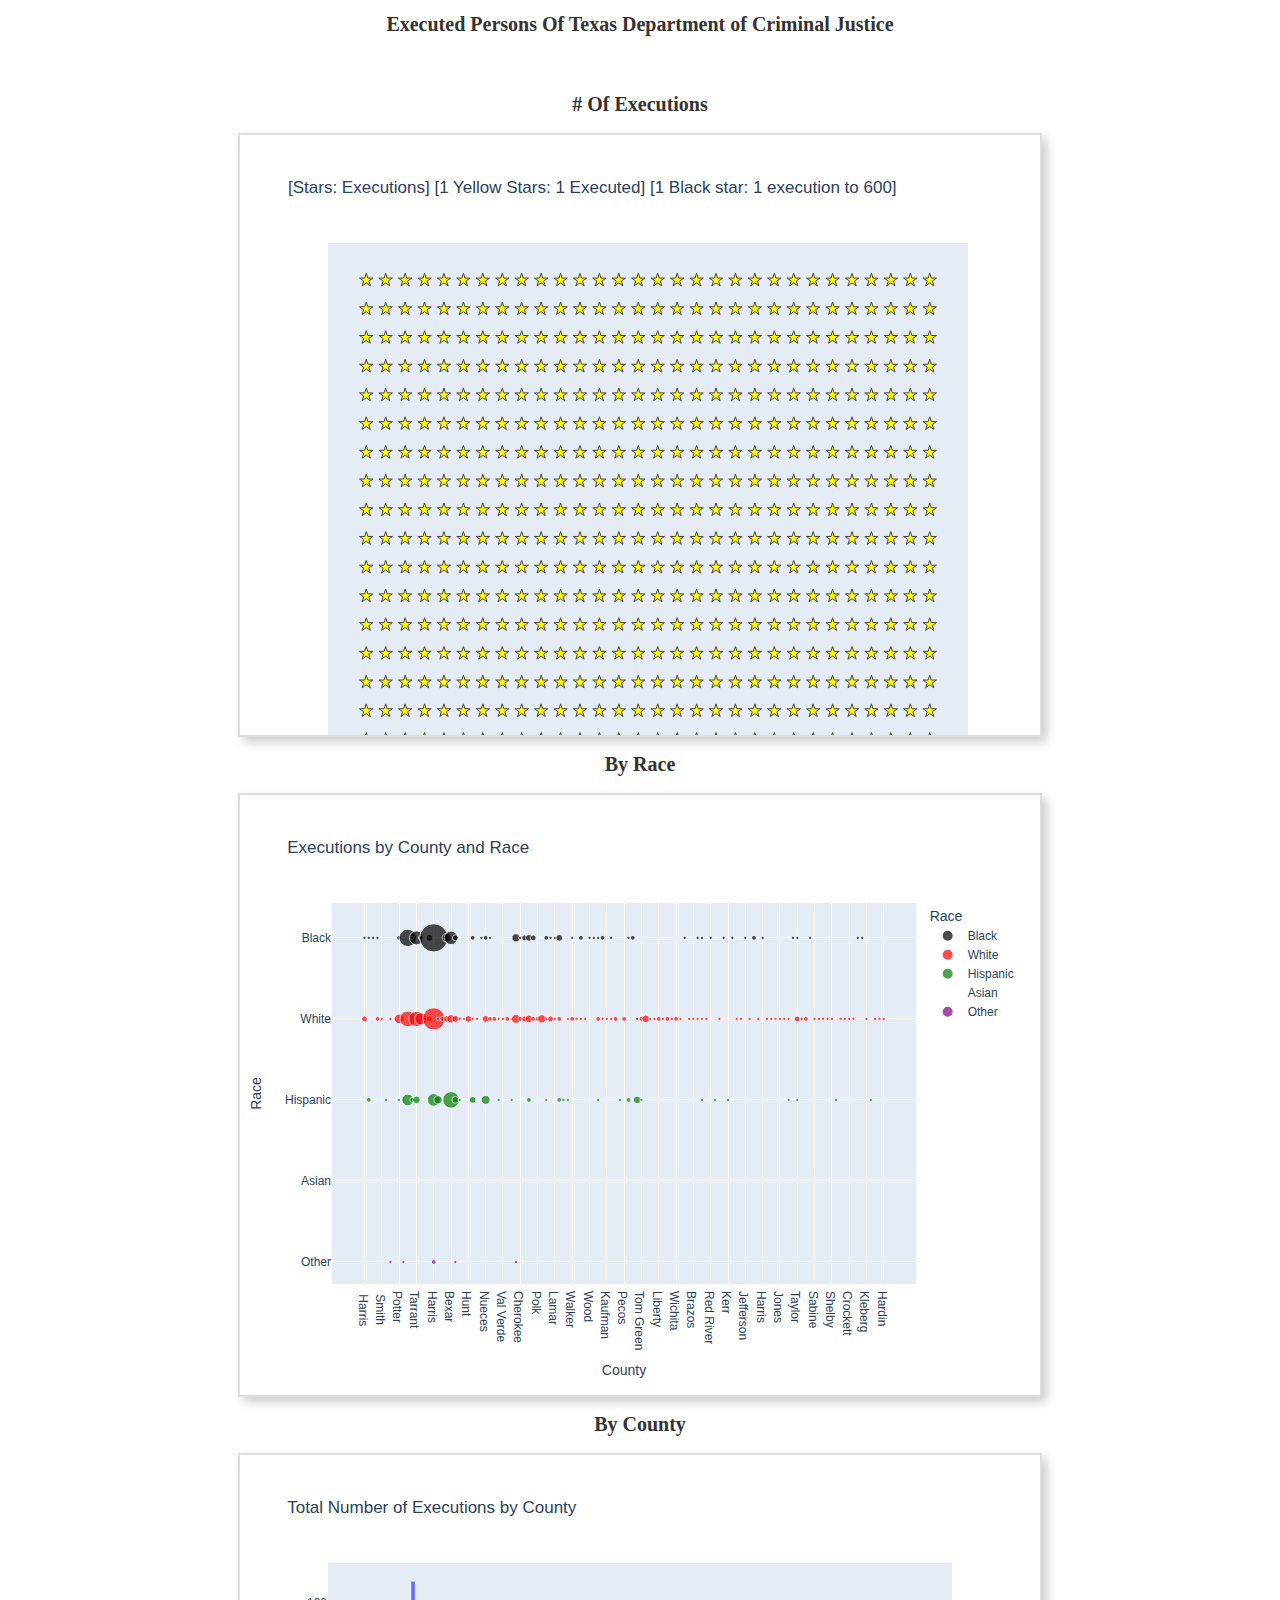
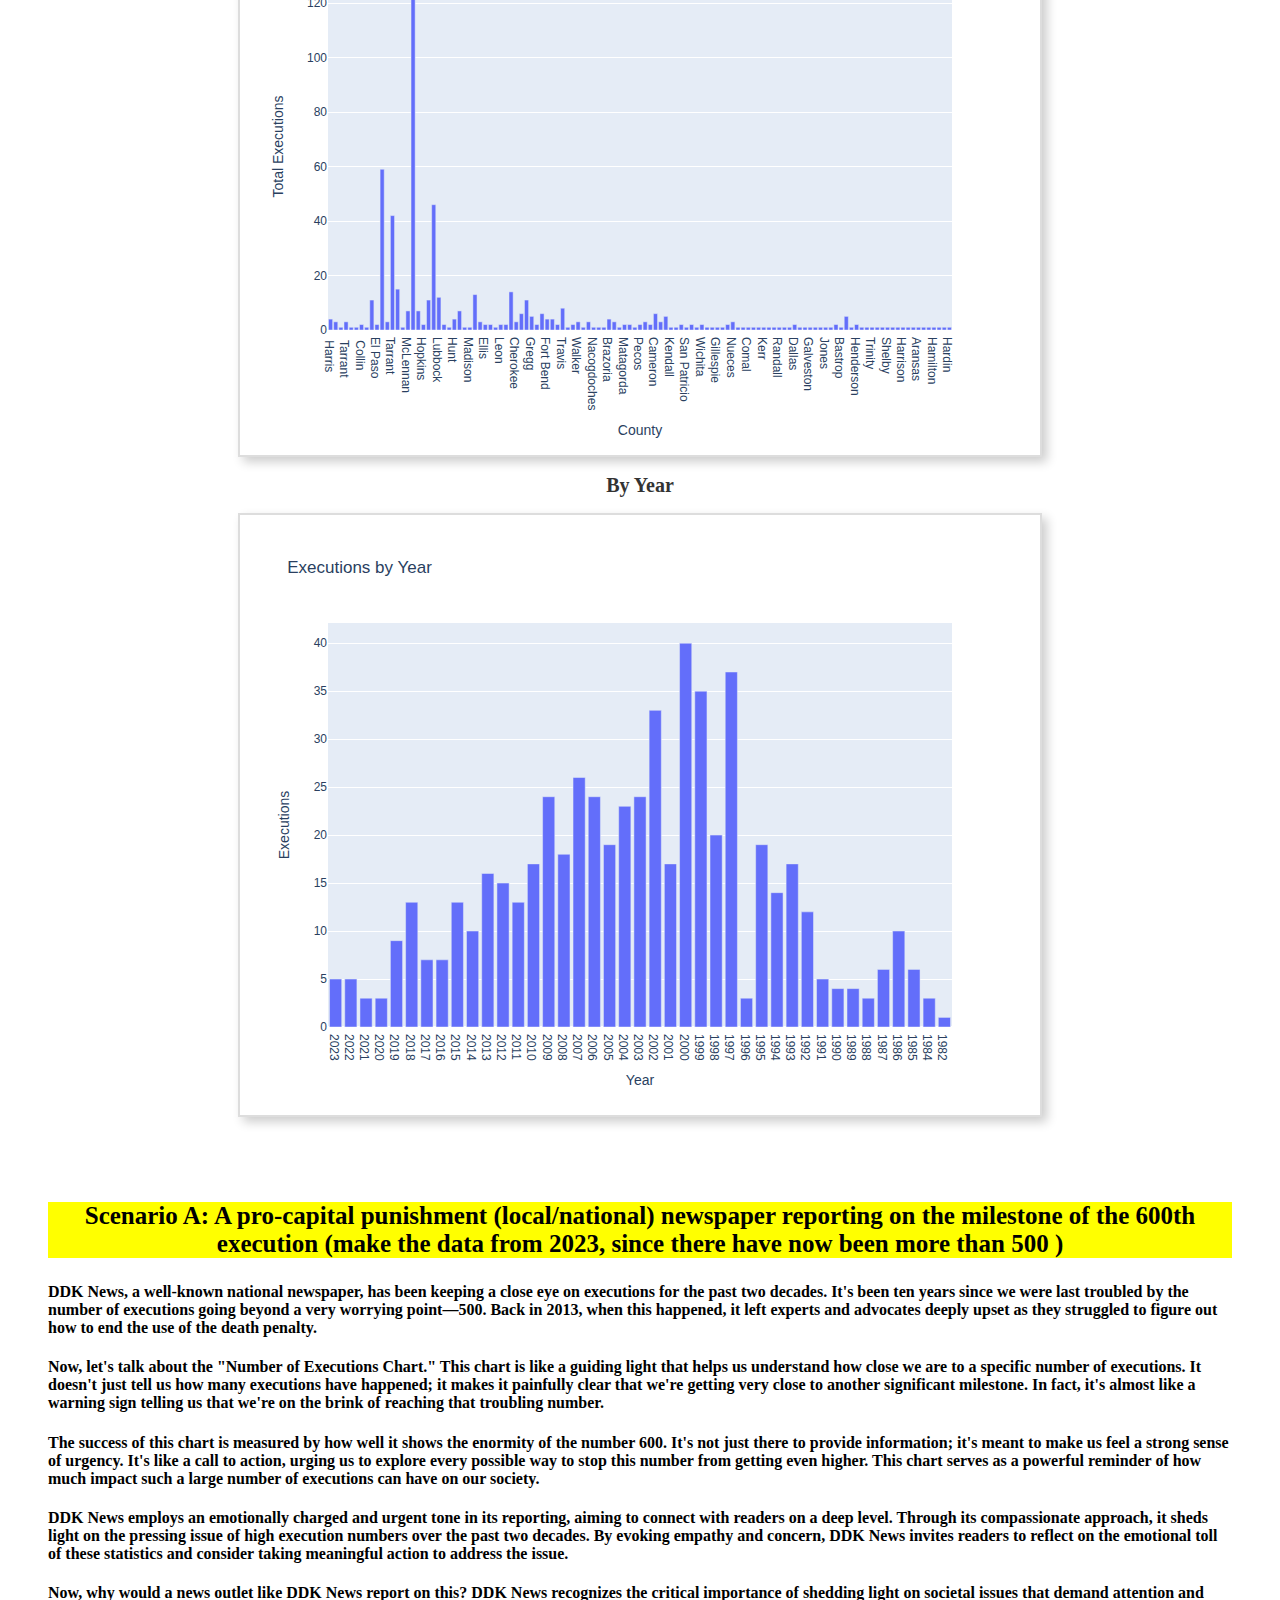
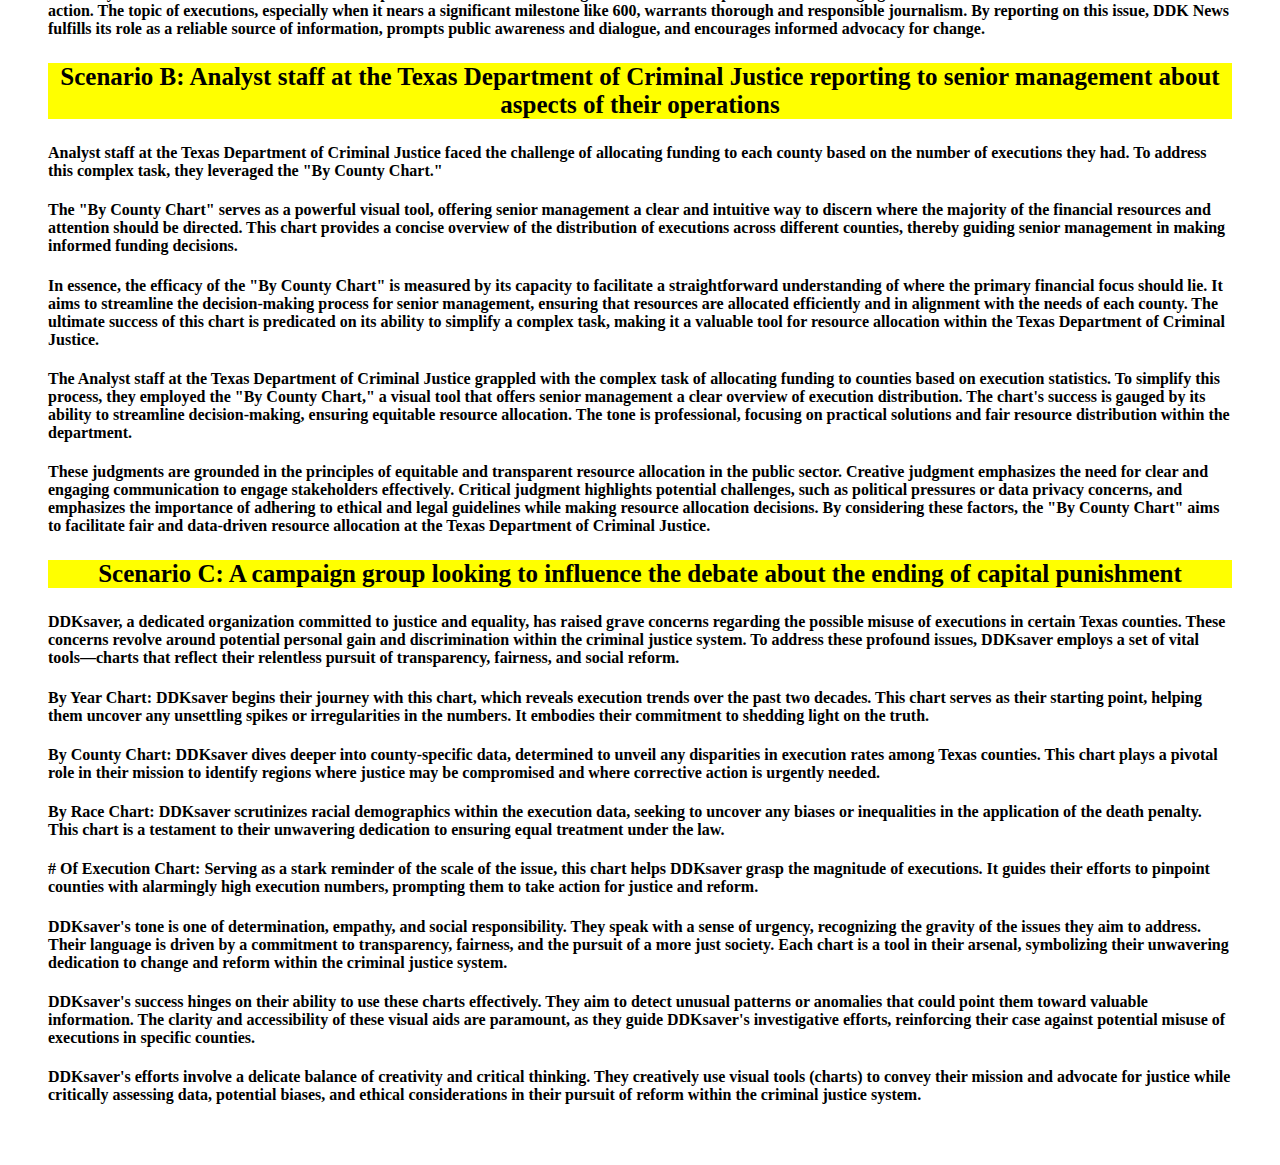
<file: index.html>
<!DOCTYPE html>
<html lang="en">
<head>
    <meta charset="UTF-8">
    <meta name="viewport" content="width=device-width, initial-scale=1.0">
    <title>Executed Persons</title> 
    <link rel="stylesheet" type="text/css" href="styles.css">
</head>
    
<body>
    <h1>Executed Persons Of Texas Department of Criminal Justice </h1> 
    <div>
        <h2># Of Executions</h2>
        <iframe src="executions_star_chart.html" width="800" height="600"></iframe>

        <h2>By Race</h2>
        <iframe src="race_by_county_chart.html" width="800" height="600"></iframe>
        
        <h2>By County</h2>
        <iframe src="county_executions_chart.html" width="800" height="600"></iframe>

        <h2>By Year</h2>
        <iframe src="yearly_executions_chart.html" width="800" height="600"></iframe>
        
        
        
    </div>
    <div> 
        <h3> 
            Scenario A: A pro-capital punishment (local/national) newspaper reporting on the milestone of the 600th execution (make the data from 2023, since there have now been more than 500 )
        </h3>
            <h4> DDK News, a well-known national newspaper, has been keeping a close eye on executions for the past two decades. It's been ten years since we were last troubled by the number of executions going beyond a very worrying point—500. Back in 2013, when this happened, it left experts and advocates deeply upset as they struggled to figure out how to end the use of the death penalty.
            </h4> 
            <h4>   
            Now, let's talk about the "Number of Executions Chart." This chart is like a guiding light that helps us understand how close we are to a specific number of executions. It doesn't just tell us how many executions have happened; it makes it painfully clear that we're getting very close to another significant milestone. In fact, it's almost like a warning sign telling us that we're on the brink of reaching that troubling number.
        </h4>  
        <h4> 
                The success of this chart is measured by how well it shows the enormity of the number 600. It's not just there to provide information; it's meant to make us feel a strong sense of urgency. It's like a call to action, urging us to explore every possible way to stop this number from getting even higher. This chart serves as a powerful reminder of how much impact such a large number of executions can have on our society.
            </h4>
            <h4>
                DDK News employs an emotionally charged and urgent tone in its reporting, aiming to connect with readers on a deep level. Through its compassionate approach, it sheds light on the pressing issue of high execution numbers over the past two decades. By evoking empathy and concern, DDK News invites readers to reflect on the emotional toll of these statistics and consider taking meaningful action to address the issue.
            </h4>
            <h4>
                Now, why would a news outlet like DDK News report on this? DDK News recognizes the critical importance of shedding light on societal issues that demand attention and action. The topic of executions, especially when it nears a significant milestone like 600, warrants thorough and responsible journalism. By reporting on this issue, DDK News fulfills its role as a reliable source of information, prompts public awareness and dialogue, and encourages informed advocacy for change.
            </h4>
                <h3>
            Scenario B: Analyst staff at the Texas Department of Criminal Justice reporting to senior management about aspects of their operations
        </h3>
            <h4> 
                Analyst staff at the Texas Department of Criminal Justice faced the challenge of allocating funding to each county based on the number of executions they had. To address this complex task, they leveraged the "By County Chart."
            </h4>
            <h4> 
                The "By County Chart" serves as a powerful visual tool, offering senior management a clear and intuitive way to discern where the majority of the financial resources and attention should be directed. This chart provides a concise overview of the distribution of executions across different counties, thereby guiding senior management in making informed funding decisions.
            </h4>
            <h4> 
                In essence, the efficacy of the "By County Chart" is measured by its capacity to facilitate a straightforward understanding of where the primary financial focus should lie. It aims to streamline the decision-making process for senior management, ensuring that resources are allocated efficiently and in alignment with the needs of each county. The ultimate success of this chart is predicated on its ability to simplify a complex task, making it a valuable tool for resource allocation within the Texas Department of Criminal Justice.
            </h4>
            <h4>
                The Analyst staff at the Texas Department of Criminal Justice grappled with the complex task of allocating funding to counties based on execution statistics. To simplify this process, they employed the "By County Chart," a visual tool that offers senior management a clear overview of execution distribution. The chart's success is gauged by its ability to streamline decision-making, ensuring equitable resource allocation. The tone is professional, focusing on practical solutions and fair resource distribution within the department.
            </h4>
            <h4>
                These judgments are grounded in the principles of equitable and transparent resource allocation in the public sector. Creative judgment emphasizes the need for clear and engaging communication to engage stakeholders effectively. Critical judgment highlights potential challenges, such as political pressures or data privacy concerns, and emphasizes the importance of adhering to ethical and legal guidelines while making resource allocation decisions. By considering these factors, the "By County Chart" aims to facilitate fair and data-driven resource allocation at the Texas Department of Criminal Justice.
            </h4>
        <h3>
            Scenario C: A campaign group looking to influence the debate about the ending of capital punishment
        </h3>
            <h4> 
                
DDKsaver, a dedicated organization committed to justice and equality, has raised grave concerns regarding the possible misuse of executions in certain Texas counties. These concerns revolve around potential personal gain and discrimination within the criminal justice system. To address these profound issues, DDKsaver employs a set of vital tools—charts that reflect their relentless pursuit of transparency, fairness, and social reform.
</h4>
<h4>
By Year Chart: DDKsaver begins their journey with this chart, which reveals execution trends over the past two decades. This chart serves as their starting point, helping them uncover any unsettling spikes or irregularities in the numbers. It embodies their commitment to shedding light on the truth.
</h4>
<h4>
By County Chart: DDKsaver dives deeper into county-specific data, determined to unveil any disparities in execution rates among Texas counties. This chart plays a pivotal role in their mission to identify regions where justice may be compromised and where corrective action is urgently needed.
</h4>
<h4>
By Race Chart: DDKsaver scrutinizes racial demographics within the execution data, seeking to uncover any biases or inequalities in the application of the death penalty. This chart is a testament to their unwavering dedication to ensuring equal treatment under the law.
</h4>
<h4>
# Of Execution Chart: Serving as a stark reminder of the scale of the issue, this chart helps DDKsaver grasp the magnitude of executions. It guides their efforts to pinpoint counties with alarmingly high execution numbers, prompting them to take action for justice and reform.
</h4>
<h4>
DDKsaver's tone is one of determination, empathy, and social responsibility. They speak with a sense of urgency, recognizing the gravity of the issues they aim to address. Their language is driven by a commitment to transparency, fairness, and the pursuit of a more just society. Each chart is a tool in their arsenal, symbolizing their unwavering dedication to change and reform within the criminal justice system.
</h4>
<h4>
DDKsaver's success hinges on their ability to use these charts effectively. They aim to detect unusual patterns or anomalies that could point them toward valuable information. The clarity and accessibility of these visual aids are paramount, as they guide DDKsaver's investigative efforts, reinforcing their case against potential misuse of executions in specific counties.
</h4>
<h4>
    DDKsaver's efforts involve a delicate balance of creativity and critical thinking. They creatively use visual tools (charts) to convey their mission and advocate for justice while critically assessing data, potential biases, and ethical considerations in their pursuit of reform within the criminal justice system.
</h4>
    </div>
</body>
</html>
</file>
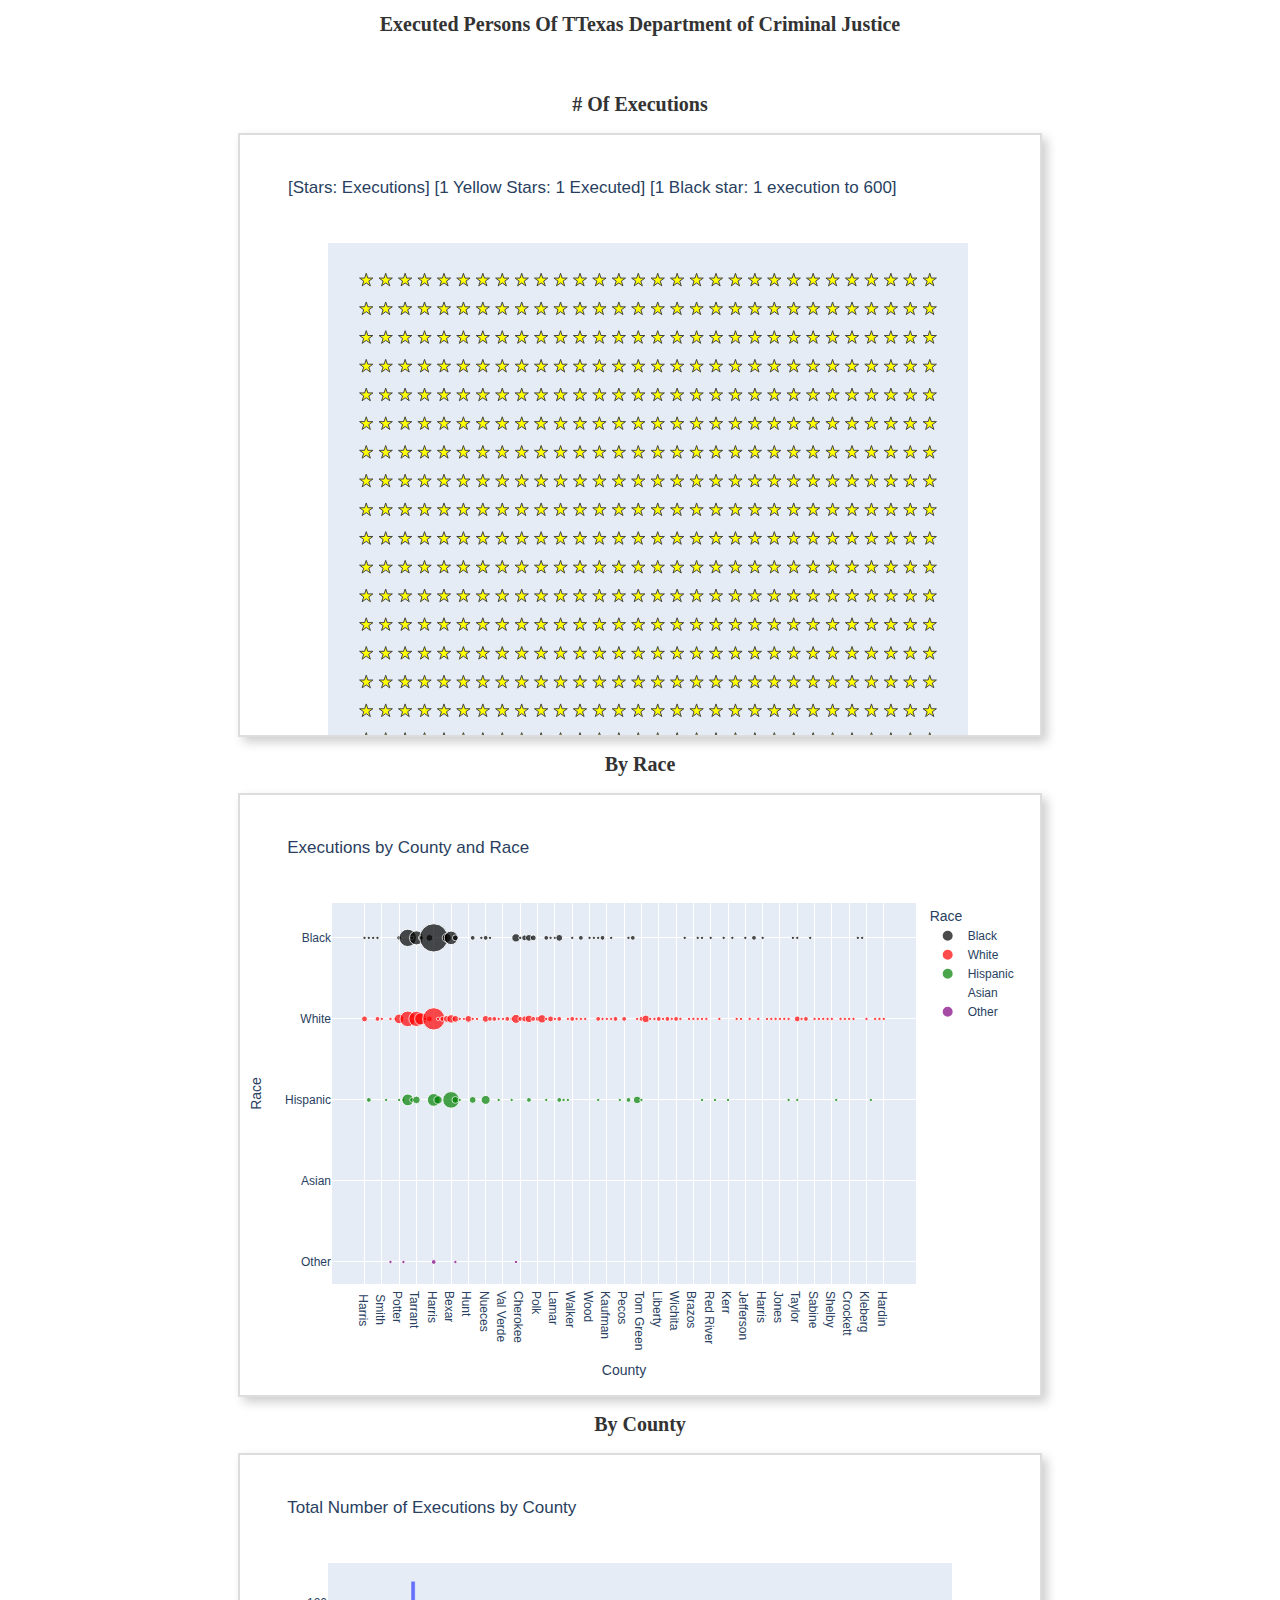
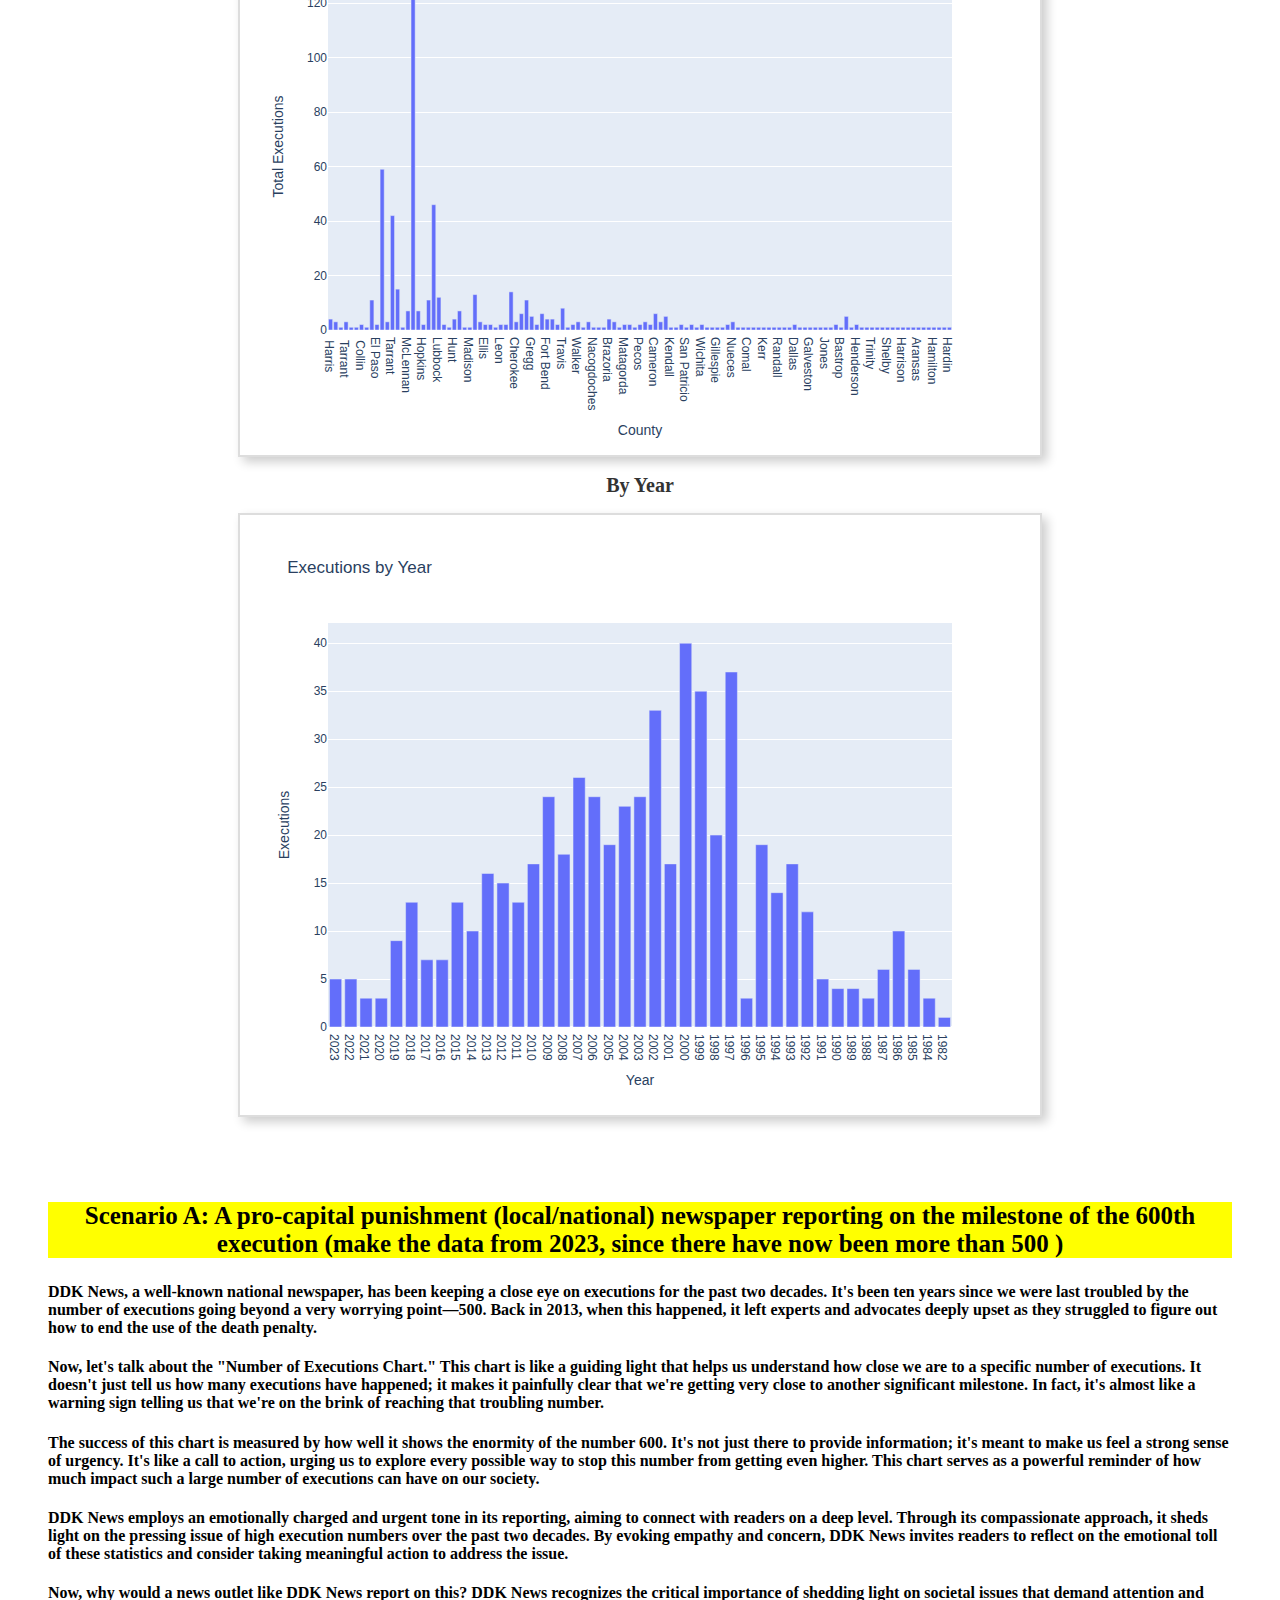
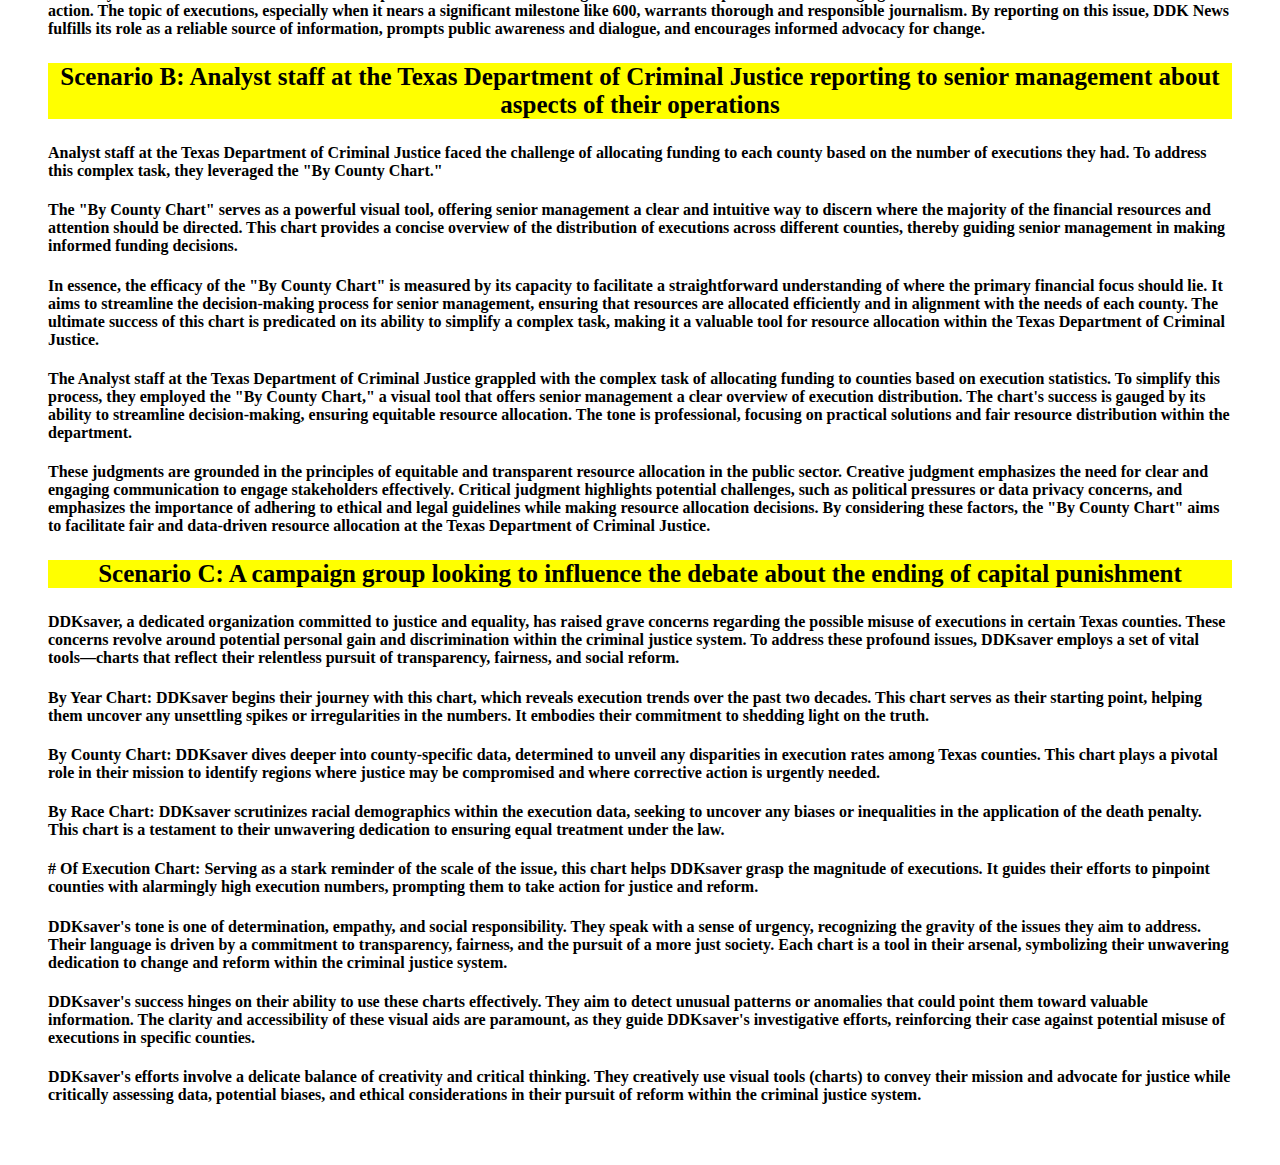
<file: Index.html>
<!DOCTYPE html>
<html lang="en">
<head>
    <meta charset="UTF-8">
    <meta name="viewport" content="width=device-width, initial-scale=1.0">
    <title>Executed Persons</title> 
    <link rel="stylesheet" type="text/css" href="styles.css">
</head>
    
<body>
    <h1>Executed Persons Of TTexas Department of Criminal Justice </h1> 
    <div>
        <h2># Of Executions</h2>
        <iframe src="executions_star_chart.html" width="800" height="600"></iframe>

        <h2>By Race</h2>
        <iframe src="race_by_county_chart.html" width="800" height="600"></iframe>
        
        <h2>By County</h2>
        <iframe src="county_executions_chart.html" width="800" height="600"></iframe>

        <h2>By Year</h2>
        <iframe src="yearly_executions_chart.html" width="800" height="600"></iframe>
        
        
        
    </div>
    <div> 
        <h3> 
            Scenario A: A pro-capital punishment (local/national) newspaper reporting on the milestone of the 600th execution (make the data from 2023, since there have now been more than 500 )
        </h3>
            <h4> DDK News, a well-known national newspaper, has been keeping a close eye on executions for the past two decades. It's been ten years since we were last troubled by the number of executions going beyond a very worrying point—500. Back in 2013, when this happened, it left experts and advocates deeply upset as they struggled to figure out how to end the use of the death penalty.
            </h4> 
            <h4>   
            Now, let's talk about the "Number of Executions Chart." This chart is like a guiding light that helps us understand how close we are to a specific number of executions. It doesn't just tell us how many executions have happened; it makes it painfully clear that we're getting very close to another significant milestone. In fact, it's almost like a warning sign telling us that we're on the brink of reaching that troubling number.
        </h4>  
        <h4> 
                The success of this chart is measured by how well it shows the enormity of the number 600. It's not just there to provide information; it's meant to make us feel a strong sense of urgency. It's like a call to action, urging us to explore every possible way to stop this number from getting even higher. This chart serves as a powerful reminder of how much impact such a large number of executions can have on our society.
            </h4>
            <h4>
                DDK News employs an emotionally charged and urgent tone in its reporting, aiming to connect with readers on a deep level. Through its compassionate approach, it sheds light on the pressing issue of high execution numbers over the past two decades. By evoking empathy and concern, DDK News invites readers to reflect on the emotional toll of these statistics and consider taking meaningful action to address the issue.
            </h4>
            <h4>
                Now, why would a news outlet like DDK News report on this? DDK News recognizes the critical importance of shedding light on societal issues that demand attention and action. The topic of executions, especially when it nears a significant milestone like 600, warrants thorough and responsible journalism. By reporting on this issue, DDK News fulfills its role as a reliable source of information, prompts public awareness and dialogue, and encourages informed advocacy for change.
            </h4>
                <h3>
            Scenario B: Analyst staff at the Texas Department of Criminal Justice reporting to senior management about aspects of their operations
        </h3>
            <h4> 
                Analyst staff at the Texas Department of Criminal Justice faced the challenge of allocating funding to each county based on the number of executions they had. To address this complex task, they leveraged the "By County Chart."
            </h4>
            <h4> 
                The "By County Chart" serves as a powerful visual tool, offering senior management a clear and intuitive way to discern where the majority of the financial resources and attention should be directed. This chart provides a concise overview of the distribution of executions across different counties, thereby guiding senior management in making informed funding decisions.
            </h4>
            <h4> 
                In essence, the efficacy of the "By County Chart" is measured by its capacity to facilitate a straightforward understanding of where the primary financial focus should lie. It aims to streamline the decision-making process for senior management, ensuring that resources are allocated efficiently and in alignment with the needs of each county. The ultimate success of this chart is predicated on its ability to simplify a complex task, making it a valuable tool for resource allocation within the Texas Department of Criminal Justice.
            </h4>
            <h4>
                The Analyst staff at the Texas Department of Criminal Justice grappled with the complex task of allocating funding to counties based on execution statistics. To simplify this process, they employed the "By County Chart," a visual tool that offers senior management a clear overview of execution distribution. The chart's success is gauged by its ability to streamline decision-making, ensuring equitable resource allocation. The tone is professional, focusing on practical solutions and fair resource distribution within the department.
            </h4>
            <h4>
                These judgments are grounded in the principles of equitable and transparent resource allocation in the public sector. Creative judgment emphasizes the need for clear and engaging communication to engage stakeholders effectively. Critical judgment highlights potential challenges, such as political pressures or data privacy concerns, and emphasizes the importance of adhering to ethical and legal guidelines while making resource allocation decisions. By considering these factors, the "By County Chart" aims to facilitate fair and data-driven resource allocation at the Texas Department of Criminal Justice.
            </h4>
        <h3>
            Scenario C: A campaign group looking to influence the debate about the ending of capital punishment
        </h3>
            <h4> 
                
DDKsaver, a dedicated organization committed to justice and equality, has raised grave concerns regarding the possible misuse of executions in certain Texas counties. These concerns revolve around potential personal gain and discrimination within the criminal justice system. To address these profound issues, DDKsaver employs a set of vital tools—charts that reflect their relentless pursuit of transparency, fairness, and social reform.
</h4>
<h4>
By Year Chart: DDKsaver begins their journey with this chart, which reveals execution trends over the past two decades. This chart serves as their starting point, helping them uncover any unsettling spikes or irregularities in the numbers. It embodies their commitment to shedding light on the truth.
</h4>
<h4>
By County Chart: DDKsaver dives deeper into county-specific data, determined to unveil any disparities in execution rates among Texas counties. This chart plays a pivotal role in their mission to identify regions where justice may be compromised and where corrective action is urgently needed.
</h4>
<h4>
By Race Chart: DDKsaver scrutinizes racial demographics within the execution data, seeking to uncover any biases or inequalities in the application of the death penalty. This chart is a testament to their unwavering dedication to ensuring equal treatment under the law.
</h4>
<h4>
# Of Execution Chart: Serving as a stark reminder of the scale of the issue, this chart helps DDKsaver grasp the magnitude of executions. It guides their efforts to pinpoint counties with alarmingly high execution numbers, prompting them to take action for justice and reform.
</h4>
<h4>
DDKsaver's tone is one of determination, empathy, and social responsibility. They speak with a sense of urgency, recognizing the gravity of the issues they aim to address. Their language is driven by a commitment to transparency, fairness, and the pursuit of a more just society. Each chart is a tool in their arsenal, symbolizing their unwavering dedication to change and reform within the criminal justice system.
</h4>
<h4>
DDKsaver's success hinges on their ability to use these charts effectively. They aim to detect unusual patterns or anomalies that could point them toward valuable information. The clarity and accessibility of these visual aids are paramount, as they guide DDKsaver's investigative efforts, reinforcing their case against potential misuse of executions in specific counties.
</h4>
<h4>
    DDKsaver's efforts involve a delicate balance of creativity and critical thinking. They creatively use visual tools (charts) to convey their mission and advocate for justice while critically assessing data, potential biases, and ethical considerations in their pursuit of reform within the criminal justice system.
</h4>
    </div>
</body>
</html>
</file>
<file: styles.css>
/* Center the iframe within the div */
div iframe {
    display: block;
    margin: 0 auto;
}

/* Style the iframe border and shadow (for fancier appearance) */
iframe {
    border: 2px solid #ddd;
    box-shadow: 5px 5px 10px rgba(0, 0, 0, 0.2);
}

/* Add some padding and margin to the div for spacing */
div {
    padding: 20px;
    margin: 20px;
    text-align: center;
}
/* Style the h1 headers */
h1 {
    text-align: center;
    color: #333;
    font-size: 20px;
}

/* Style the h2 headers */
h2 {
    color: #333;

    font-size: 20px;
}
h3{
    background-color: yellow;
    color: black;

    font-size: 25px;

}
h4{
    text-align: left;
    font-size: 20;
    font: arial;
}
</file>
